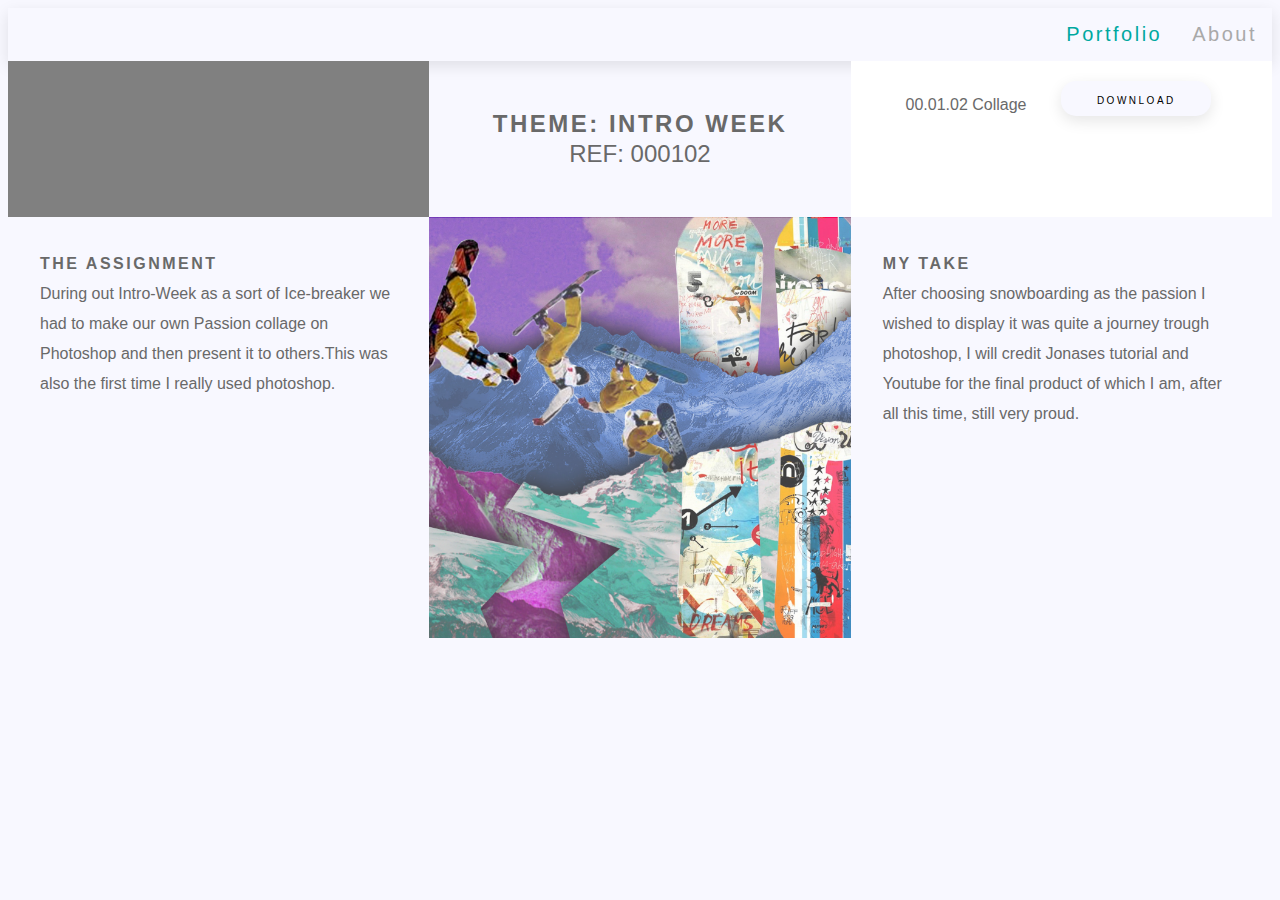
<file: assignments/000102.html>
<!DOCTYPE html>
<html lang="en">

<head>
    <meta charset="utf-8">
    <meta name="viewport" content="width=device-width, initial-scale=1.0">
    <link rel="stylesheet" href="/main/pfstylesheet.css">
    <link rel="stylesheet" href="https://use.fontawesome.com/releases/v5.7.0/css/all.css" integrity="sha384-lZN37f5QGtY3VHgisS14W3ExzMWZxybE1SJSEsQp9S+oqd12jhcu+A56Ebc1zFSJ" crossorigin="anonymous">
    <title>LM</title>
</head>

<body>
    <div class="wrapper">
        <header>
            <nav>
                <ul>
                    <li><a href="/main/about.html">About</a></li>
                    <li><a class="active" href="/index.html">Portfolio</a></li>
                </ul>
            </nav>
        </header>
        <main>
            <article id="backbox">
                <a href="/index.html">
                    <div class="order">
                        <i id="backbutton" class="fa fa-arrow-left"></i>
                    </div>
                </a>
            </article>
            <article id="themebox">
                <div class="order">
                    <p>
                        <b>THEME: INTRO WEEK</b><br>
                        REF: 000102</p>
                </div>
            </article>
            <article id="dwlbox">
                <p id="bird" class="projectinfo1">00.01.02 Collage</p>
                <div  class="projectbtn"><a href="/dwlfiles/000102.jpg"><p class="projectinfo">DOWNLOAD</p></a></div>
            </article>
            <article id="assignmentbox">
                <div class="order">
                    <p class="assignmentinfo">
                        <b>THE ASSIGNMENT</b><br>
                        During out Intro-Week as a sort of Ice-breaker we had to make our own Passion collage on Photoshop and then present it to others.This was also the first time I really used photoshop.</p>
                </div>
            </article>
            <article id="exbox">
                <div class="order2">
                    <img id="btn04" src="/assets/projects/000102b.png" alt="Snowboard">
                </div>
            </article>
            <article id="mytakebox">
                <div class="order">
                    <p class="myinfo">
                        <b>MY TAKE</b><br>
                        After choosing snowboarding as the passion I wished to display it was quite a journey trough photoshop, I will credit Jonases tutorial and Youtube for the final product of which I am, after all this time, still very proud.</p>
                </div>
            </article>
        </main>
    </div>
</body>
    <script src="/main/javascript.js"></script>
</html>
</file>
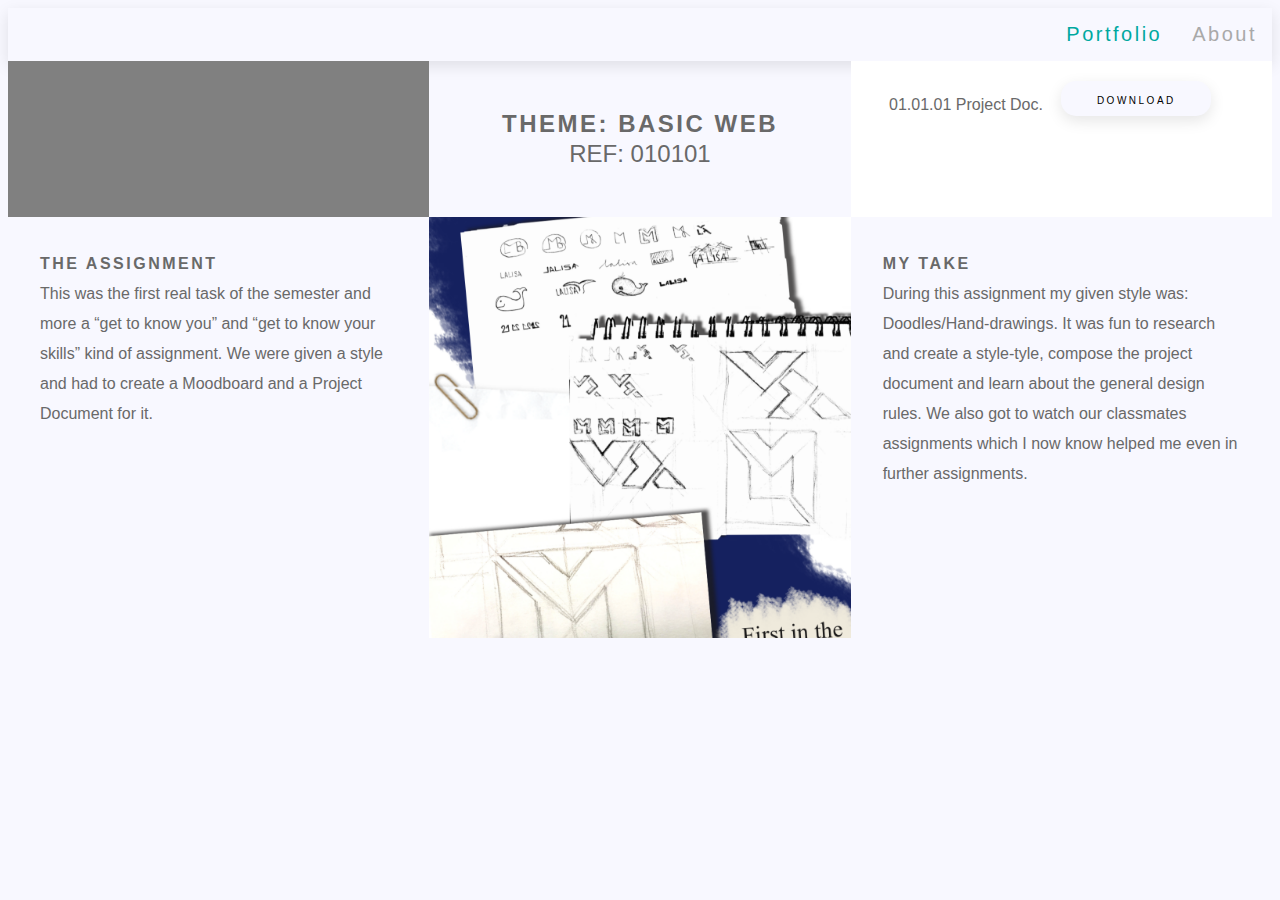
<file: assignments/010101.html>
<!DOCTYPE html>
<html lang="en">

<head>
    <meta charset="utf-8">
    <meta name="viewport" content="width=device-width, initial-scale=1.0">
    <link rel="stylesheet" href="/main/pfstylesheet.css">
    <link rel="stylesheet" href="https://use.fontawesome.com/releases/v5.7.0/css/all.css" integrity="sha384-lZN37f5QGtY3VHgisS14W3ExzMWZxybE1SJSEsQp9S+oqd12jhcu+A56Ebc1zFSJ" crossorigin="anonymous">
    <title>LM</title>
</head>

<body>
    <div class="wrapper">
        <header>
            <nav>
                <ul>
                    <li><a href="/main/about.html">About</a></li>
                    <li><a class="active" href="/index.html">Portfolio</a></li>
                </ul>
            </nav>
        </header>
        <main>
            <article id="backbox">
                <a href="/index.html">
                    <div class="order">
                        <i id="backbutton" class="fa fa-arrow-left"></i>
                    </div>
                </a>
            </article>
            <article id="themebox">
                <div class="order">
                    <p>
                        <b>THEME: BASIC WEB</b><br>
                        REF: 010101</p>
                </div>
            </article>
            <article id="dwlbox">
                <p id="bird" class="projectinfo1">01.01.01 Project Doc.</p>
                <div class="projectbtn"><a href="/dwlfiles/010101.pdf"><p class="projectinfo">DOWNLOAD</p></a></div>
            </article>
            <article id="assignmentbox">
                <div class="order">
                    <p class="assignmentinfo">
                        <b>THE ASSIGNMENT</b><br>
                        This was the first real task of the semester and more a “get to know you” and “get to know your skills” kind of assignment.
                        We were given a style and had to create a Moodboard and a Project Document for it.</p>
                </div>
            </article>
            <article id="exbox">
                <div class="order2">
                    <img id="btn04" src="/assets/projects/010101a.png" alt="Papers">
                </div>
            </article>
            <article id="mytakebox">
                <div class="order">
                    <p class="myinfo">
                        <b>MY TAKE</b><br>
                        During this assignment my given style was: Doodles/Hand-drawings. It was fun to research and create a style-tyle, compose the project document and learn about the general design rules. We also got to watch our classmates assignments which I now know helped me even in further assignments.
                    </p>
                </div>
            </article>
        </main>
    </div>
</body>
    <script src="/main/javascript.js"></script>
</html>
</file>
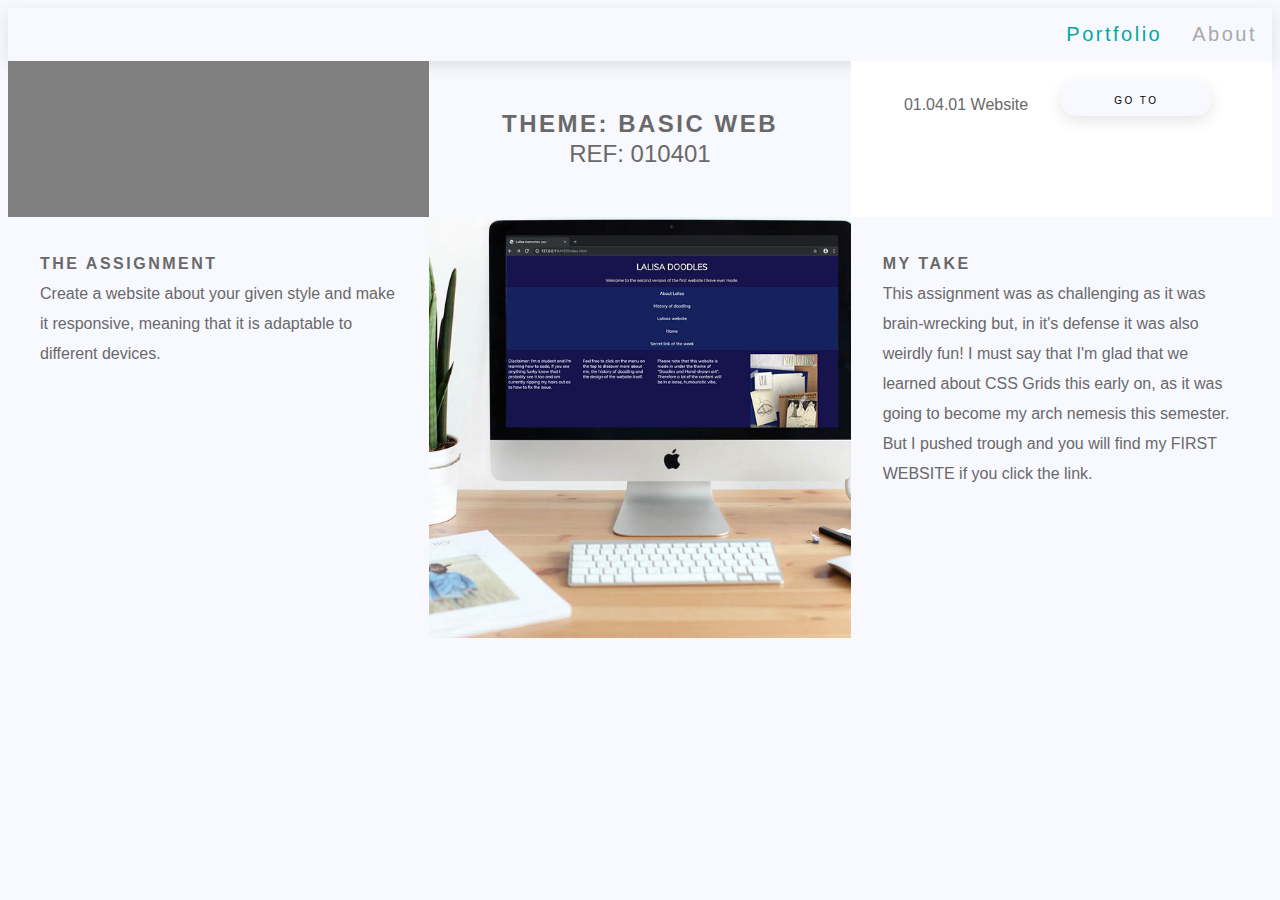
<file: assignments/010401.html>
<!DOCTYPE html>
<html lang="en">

<head>
    <meta charset="utf-8">
    <meta name="viewport" content="width=device-width, initial-scale=1.0">
    <link rel="stylesheet" href="/main/pfstylesheet.css">
    <link rel="stylesheet" href="https://use.fontawesome.com/releases/v5.7.0/css/all.css" integrity="sha384-lZN37f5QGtY3VHgisS14W3ExzMWZxybE1SJSEsQp9S+oqd12jhcu+A56Ebc1zFSJ" crossorigin="anonymous">
    <title>LM</title>
</head>

<body>
    <div class="wrapper">
        <header>
            <nav>
                <ul>
                    <li><a href="/main/about.html">About</a></li>
                    <li><a class="active" href="/index.html">Portfolio</a></li>
                </ul>
            </nav>
        </header>
        <main>
            <article id="backbox">
                <a href="/index.html">
                    <div class="order">
                        <i id="backbutton" class="fa fa-arrow-left"></i>
                    </div>
                </a>
            </article>
            <article id="themebox">
                <div class="order">
                    <p>
                        <b>THEME: BASIC WEB</b><br>
                        REF: 010401</p>
                </div>
            </article>
            <article id="dwlbox">
                <p id="bird" class="projectinfo1">01.04.01 Website</p>
                <div class="projectbtn"><a href="/dwlfiles/010401_website/index010401.html"><p class="projectinfo">GO TO</p></a></div>
            </article>
            <article id="assignmentbox">
                <div class="order">
                    <p class="assignmentinfo">
                        <b>THE ASSIGNMENT</b><br>
                        Create a website about your given style and make it responsive, meaning that it is adaptable to different devices.</p>
                </div>
            </article>
            <article id="exbox">
                <div class="order2">
                    <img id="btn04" src="/assets/projects/010401a.jpg" alt="Screen">
                </div>
            </article>
            <article id="mytakebox">
                <div class="order">
                    <p class="myinfo">
                        <b>MY TAKE</b><br>
                        This assignment was as challenging as it was brain-wrecking but, in it's defense it was also weirdly fun! I must say that I'm glad that we learned about CSS Grids this early on, as it was going to become my arch nemesis this semester. But I pushed trough and you will find my FIRST WEBSITE if you click the link.
                    </p>
                </div>
            </article>
        </main>
    </div>
</body>
    <script src="/main/javascript.js"></script>
</html>
</file>
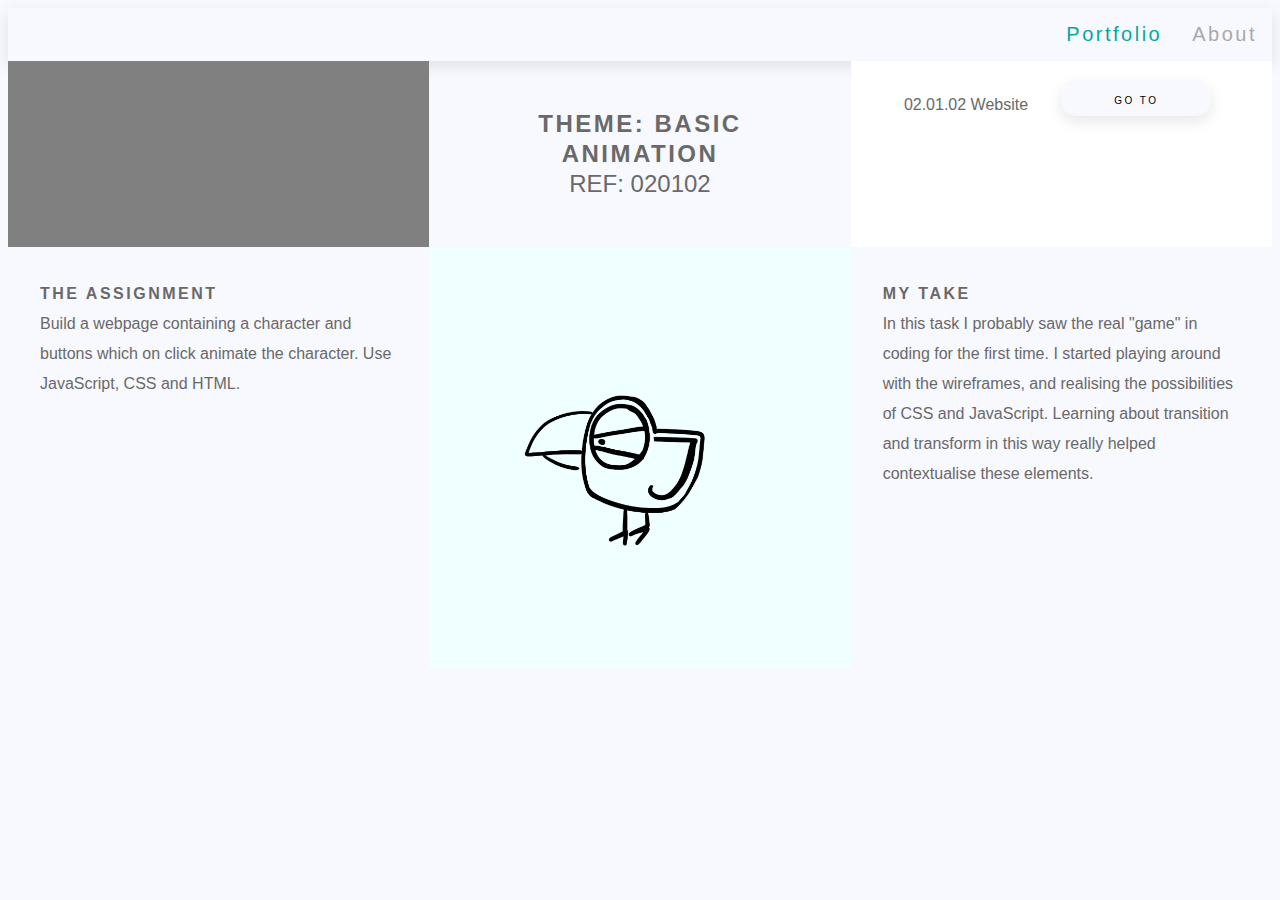
<file: assignments/020102.html>
<!DOCTYPE html>
<html lang="en">

<head>
    <meta charset="utf-8">
    <meta name="viewport" content="width=device-width, initial-scale=1.0">
    <link rel="stylesheet" href="/main/pfstylesheet.css">
    <link rel="stylesheet" href="https://use.fontawesome.com/releases/v5.7.0/css/all.css" integrity="sha384-lZN37f5QGtY3VHgisS14W3ExzMWZxybE1SJSEsQp9S+oqd12jhcu+A56Ebc1zFSJ" crossorigin="anonymous">
    <title>LM</title>
</head>

<body>
    <div class="wrapper">
        <header>
            <nav>
                <ul>
                    <li><a href="/main/about.html">About</a></li>
                    <li><a class="active" href="/index.html">Portfolio</a></li>
                </ul>
            </nav>
        </header>
        <main>
            <article id="backbox">
                <a href="/index.html">
                    <div class="order">
                        <i id="backbutton" class="fa fa-arrow-left"></i>
                    </div>
                </a>
            </article>
            <article id="themebox">
                <div class="order">
                    <p>
                        <b>THEME: BASIC ANIMATION</b><br>
                        REF: 020102</p>
                </div>
            </article>
            <article id="dwlbox">
                <p id="bird" class="projectinfo1">02.01.02 Website</p>
                <div class="projectbtn"><a href="/dwlfiles/020102_game/game.html"><p class="projectinfo">GO TO</p></a></div>
            </article>
            <article id="assignmentbox">
                <div class="order">
                    <p class="assignmentinfo">
                        <b>THE ASSIGNMENT</b><br>
                        Build a	webpage	containing	a	character and buttons which on click animate the character.	Use JavaScript, CSS and HTML.</p>
                </div>
            </article>
            <article id="exbox">
                <div class="order2">
                    <img id="btn04" src="/assets/projects/020102a.png" alt="Bird">
                </div>
            </article>
            <article id="mytakebox">
                <div class="order">
                    <p class="myinfo">
                        <b>MY TAKE</b><br>
                        In this task I probably saw the real "game" in coding for the first time. I started playing around with the wireframes, and realising the possibilities of CSS and JavaScript. Learning about transition and transform in this way really helped contextualise these elements.
                    </p>
                </div>
            </article>
        </main>
    </div>
</body>
    <script src="/main/javascript.js"></script>
</html>
</file>
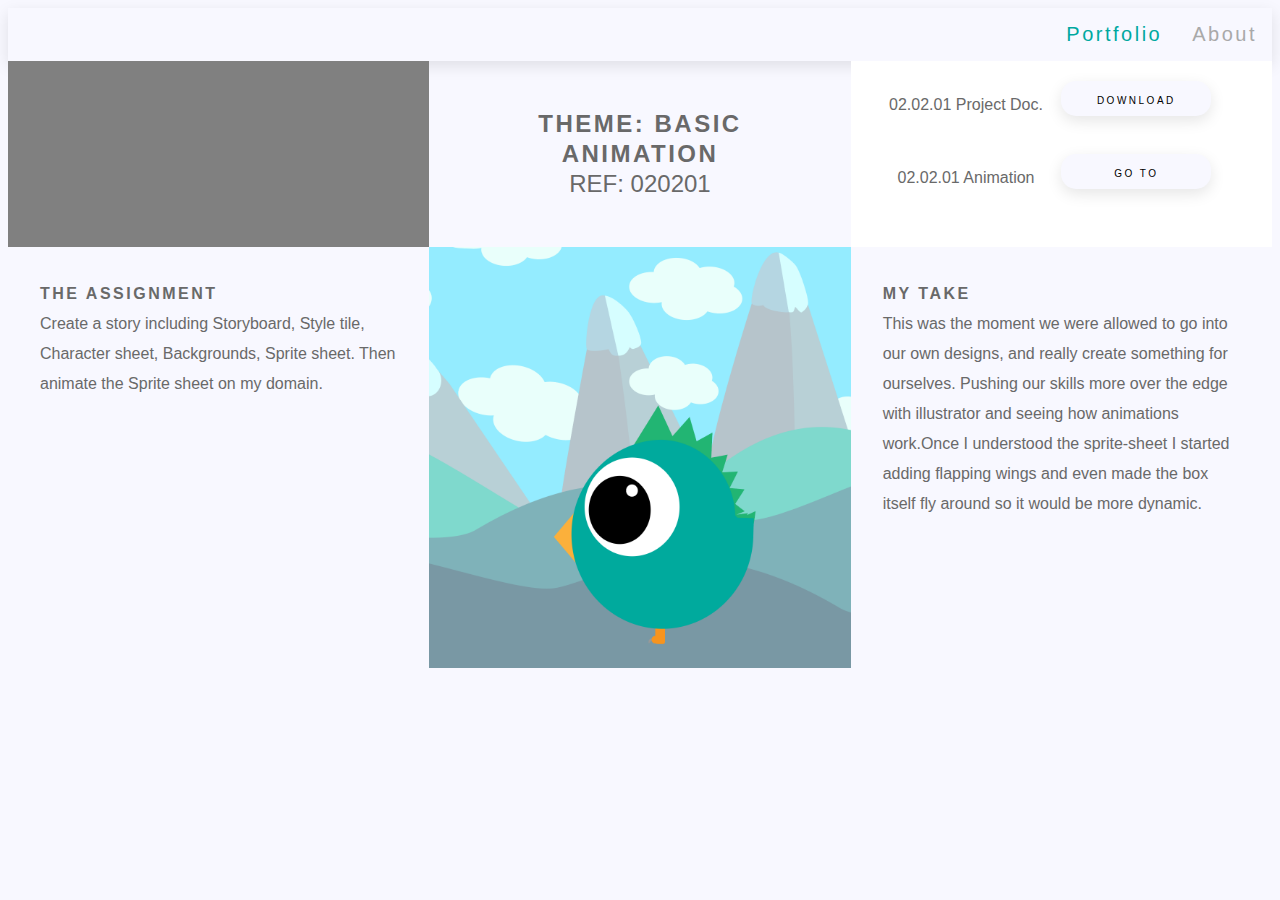
<file: assignments/020201.html>
<!DOCTYPE html>
<html lang="en">

<head>
    <meta charset="utf-8">
    <meta name="viewport" content="width=device-width, initial-scale=1.0">
    <link rel="stylesheet" href="/main/pfstylesheet.css">
    <link rel="stylesheet" href="https://use.fontawesome.com/releases/v5.7.0/css/all.css" integrity="sha384-lZN37f5QGtY3VHgisS14W3ExzMWZxybE1SJSEsQp9S+oqd12jhcu+A56Ebc1zFSJ" crossorigin="anonymous">
    <title>LM</title>
</head>

<body>
    <div class="wrapper">
        <header>
            <nav>
                <ul>
                    <li><a href="/main/about.html">About</a></li>
                    <li><a class="active" href="/index.html">Portfolio</a></li>
                </ul>
            </nav>
        </header>
        <main>
            <article id="backbox">
                <a href="/index.html">
                    <div class="order">
                        <i id="backbutton" class="fa fa-arrow-left"></i>
                    </div>
                </a>
            </article>
            <article id="themebox">
                <div class="order">
                    <p>
                        <b>THEME: BASIC ANIMATION</b><br>
                        REF: 020201</p>
                </div>
            </article>
            <article id="dwlbox">
                <p class="projectinfo1">02.02.01 Project Doc.</p>
                <div class="projectbtn"><a href="/dwlfiles/020201.pdf"><p class="projectinfo">DOWNLOAD</p></a></div>
                <p id="bird" class="projectinfo1">02.02.01 Animation</p>
                <div class="projectbtn"><a href="/dwlfiles/020201_mbird/muskebird.html"><p class="projectinfo">GO TO</p></a></div>
            </article>
            <article id="assignmentbox">
                <div class="order">
                    <p class="assignmentinfo">
                        <b>THE ASSIGNMENT</b><br>
                        Create a story including Storyboard, Style tile, Character sheet, Backgrounds,
                        Sprite sheet.
                        Then animate the Sprite sheet on my domain.</p>
                </div>
            </article>
            <article id="exbox">
                <div class="order2">
                    <img id="btn04" src="/assets/projects/020201a.png" alt="Colored Bird">
                </div>
            </article>
            <article id="mytakebox">
                <div class="order">
                    <p class="myinfo">
                        <b>MY TAKE</b><br>
                        This was the moment we were allowed to go into our own designs, and really create something for ourselves. Pushing our skills more over the edge with illustrator and seeing how animations work.Once I understood the sprite-sheet I started adding flapping wings and even made the box itself fly around so it would be more dynamic. </p>
                </div>
            </article>
        </main>
    </div>
</body>
    <script src="/main/javascript.js"></script>
</html>
</file>
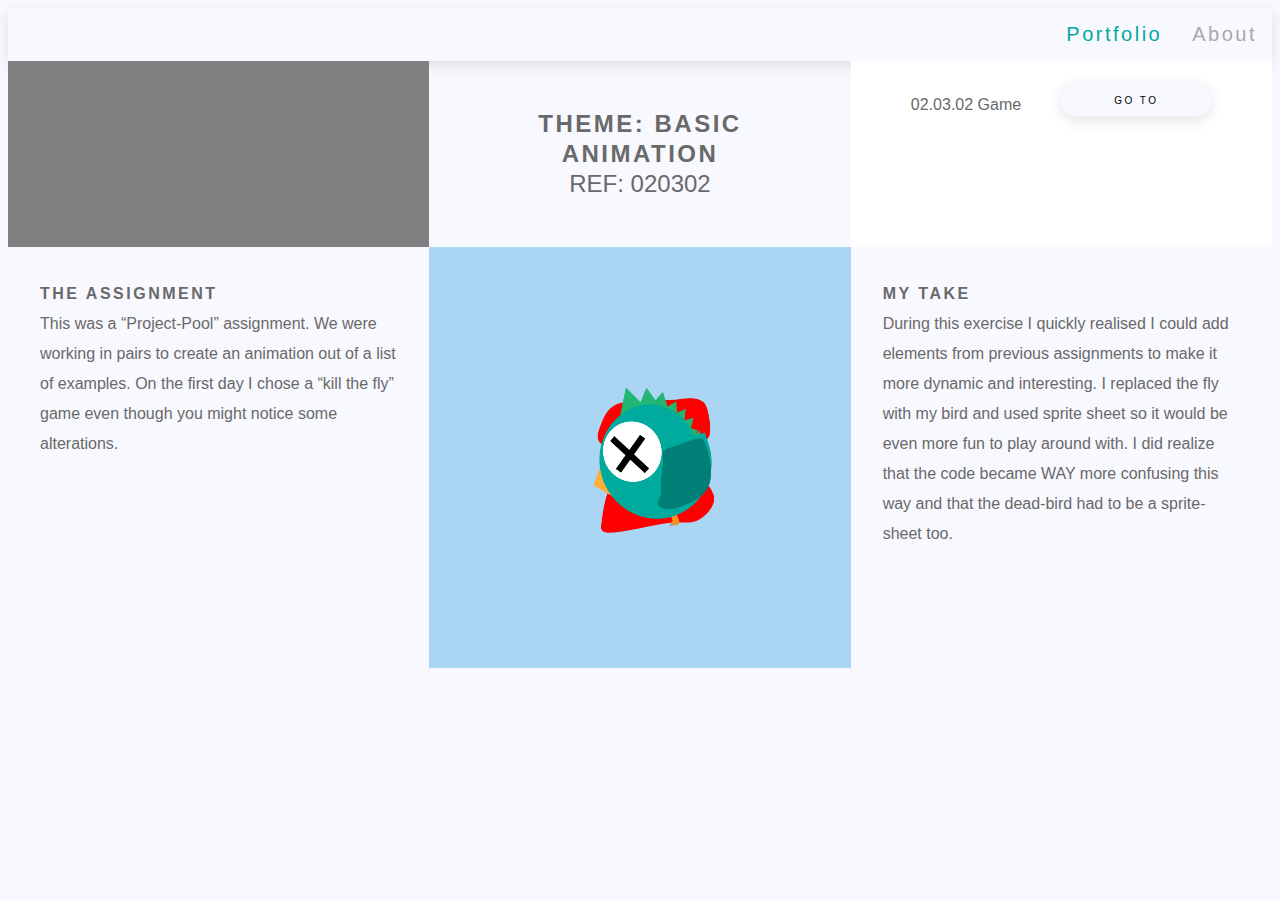
<file: assignments/020302.html>
<!DOCTYPE html>
<html lang="en">

<head>
    <meta charset="utf-8">
    <meta name="viewport" content="width=device-width, initial-scale=1.0">
    <link rel="stylesheet" href="/main/pfstylesheet.css">
    <link rel="stylesheet" href="https://use.fontawesome.com/releases/v5.7.0/css/all.css" integrity="sha384-lZN37f5QGtY3VHgisS14W3ExzMWZxybE1SJSEsQp9S+oqd12jhcu+A56Ebc1zFSJ" crossorigin="anonymous">
    <title>LM</title>
</head>

<body>
    <div class="wrapper">
        <header>
            <nav>
                <ul>
                    <li><a href="/main/about.html">About</a></li>
                    <li><a class="active" href="/index.html">Portfolio</a></li>
                </ul>
            </nav>
        </header>
        <main>
            <article id="backbox">
                <a href="/index.html">
                    <div class="order">
                        <i id="backbutton" class="fa fa-arrow-left"></i>
                    </div>
                </a>
            </article>
            <article id="themebox">
                <div class="order">
                    <p>
                        <b>THEME: BASIC ANIMATION</b><br>
                        REF: 020302</p>
                </div>
            </article>
            <article id="dwlbox">
                <p id="bird" class="projectinfo1">02.03.02 Game</p>
                <div class="projectbtn"><a href="/dwlfiles/020302_deadbird/shootgame.html"><p class="projectinfo">GO TO</p></a></div>
            </article>
            <article id="assignmentbox">
                <div class="order">
                    <p class="assignmentinfo">
                        <b>THE ASSIGNMENT</b><br>
                        This was a “Project-Pool” assignment. We were working in pairs to create an animation out of a list of examples.
                        On the first day I chose a “kill the fly” game even though you might notice some alterations.</p>
                </div>
            </article>
            <article id="exbox">
                <div class="order2">
                    <img id="btn04" src="/assets/projects/020302b.png" alt="Dead Bird">
                </div>
            </article>
            <article id="mytakebox">
                <div class="order">
                    <p class="myinfo">
                        <b>MY TAKE</b><br>
                        During this exercise I quickly realised I could add elements from previous assignments to make it more dynamic and interesting. I replaced the fly with my bird and used sprite sheet so it would be even more fun to play around with. I did realize that the code became WAY more confusing this way and that the dead-bird had to be a sprite-sheet too.
                    </p>
                </div>
            </article>
        </main>
    </div>
</body>
    <script src="/main/javascript.js"></script>
</html>
</file>
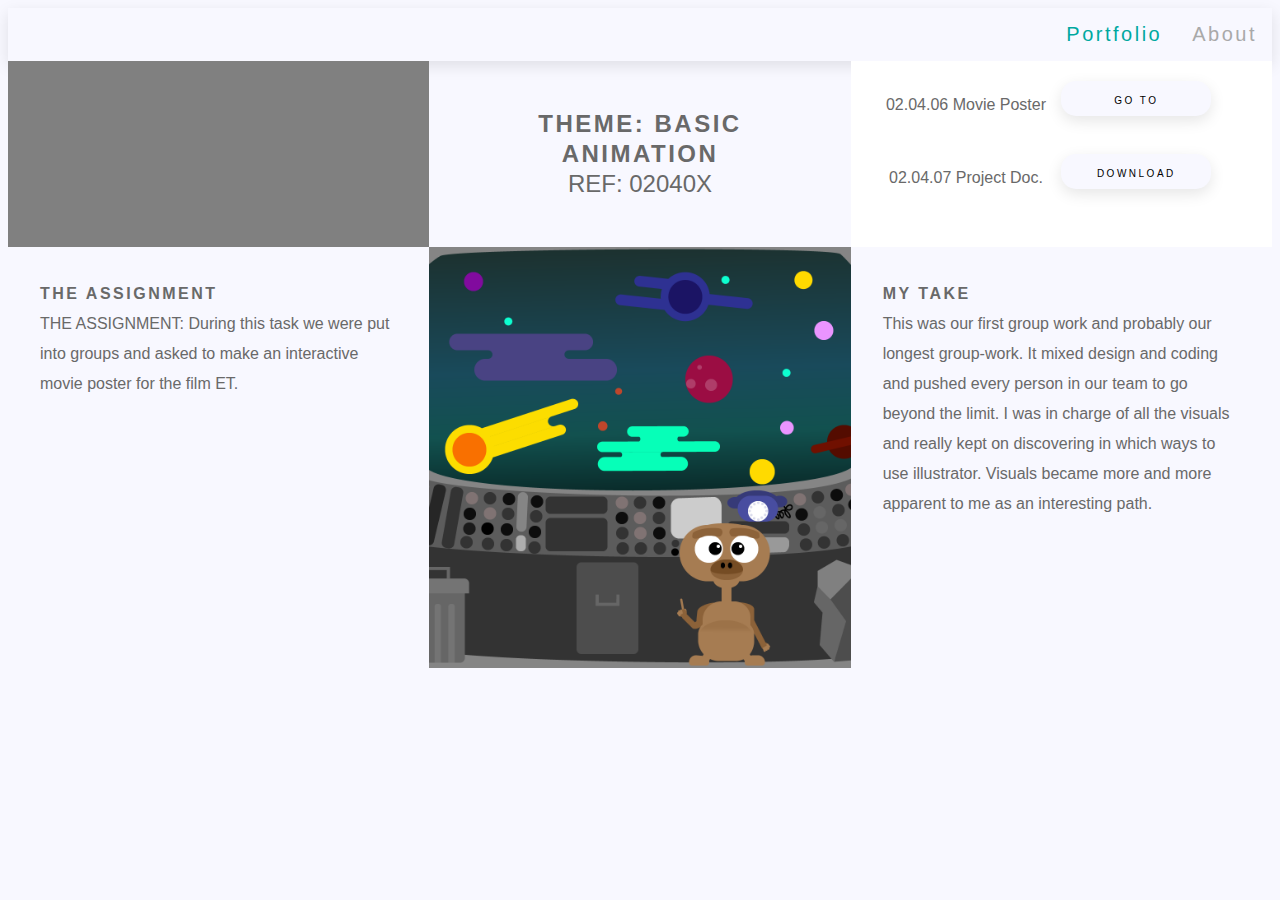
<file: assignments/020407.html>
<!DOCTYPE html>
<html lang="en">

<head>
    <meta charset="utf-8">
    <meta name="viewport" content="width=device-width, initial-scale=1.0">
    <link rel="stylesheet" href="/main/pfstylesheet.css">
    <link rel="stylesheet" href="https://use.fontawesome.com/releases/v5.7.0/css/all.css" integrity="sha384-lZN37f5QGtY3VHgisS14W3ExzMWZxybE1SJSEsQp9S+oqd12jhcu+A56Ebc1zFSJ" crossorigin="anonymous">
    <title>LM</title>
</head>

<body>
    <div class="wrapper">
        <header>
            <nav>
                <ul>
                    <li><a href="/main/about.html">About</a></li>
                    <li><a class="active" href="/index.html">Portfolio</a></li>
                </ul>
            </nav>
        </header>
        <main>
            <article id="backbox">
                <a href="/index.html">
                    <div class="order">
                        <i id="backbutton" class="fa fa-arrow-left"></i>
                    </div>
                </a>
            </article>
            <article id="themebox">
                <div class="order">
                    <p>
                        <b>THEME: BASIC ANIMATION</b><br>
                        REF: 02040X</p>
                </div>
            </article>
            <article id="dwlbox">
                <p id="bird" class="projectinfo1">02.04.06 Movie Poster</p>
                <div class="projectbtn"><a href="/dwlfiles/020406_poster/index.html"><p class="projectinfo">GO TO</p></a></div>
                <p  class="projectinfo1">02.04.07 Project Doc.</p>
                <div class="projectbtn"><a href="/dwlfiles/020407.pdf"><p class="projectinfo">DOWNLOAD</p></a></div>
            </article>
            <article id="assignmentbox">
                <div class="order">
                    <p class="assignmentinfo">
                        <b>THE ASSIGNMENT</b><br>
                        THE ASSIGNMENT:
                        During this task we were put into groups and asked to make an interactive movie poster for the film ET.</p>
                </div>
            </article>
            <article id="exbox">
                <div class="order2">
                    <img id="btn04" src="/assets/projects/020406a.png" alt="BT">
                </div>
            </article>
            <article id="mytakebox">
                <div class="order">
                    <p class="myinfo">
                        <b>MY TAKE</b><br>
                        This was our first group work and probably our longest group-work. It mixed design and coding and pushed every person in our team to go beyond the limit. I was in charge of all the visuals and really kept on discovering in which ways to use illustrator. Visuals became more and more apparent to me as an interesting path. </p>
                </div>
            </article>
        </main>
    </div>
</body>
    <script src="/main/javascript.js"></script>
</html>
</file>
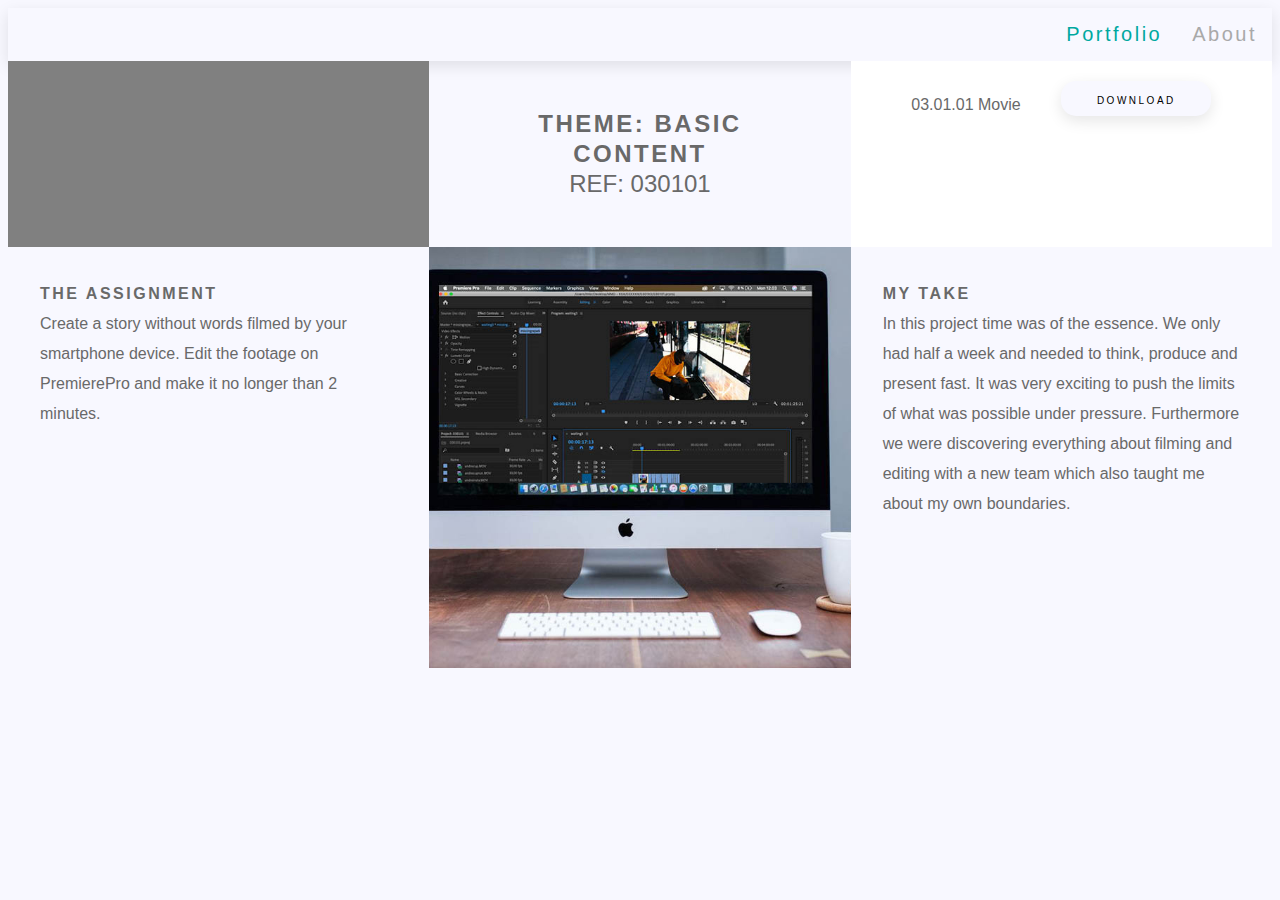
<file: assignments/030101.html>
<!DOCTYPE html>
<html lang="en">

<head>
    <meta charset="utf-8">
    <meta name="viewport" content="width=device-width, initial-scale=1.0">
    <link rel="stylesheet" href="/main/pfstylesheet.css">
    <link rel="stylesheet" href="https://use.fontawesome.com/releases/v5.7.0/css/all.css" integrity="sha384-lZN37f5QGtY3VHgisS14W3ExzMWZxybE1SJSEsQp9S+oqd12jhcu+A56Ebc1zFSJ" crossorigin="anonymous">
    <title>LM</title>
</head>

<body>
    <div class="wrapper">
        <header>
            <nav>
                <ul>
                    <li><a href="/main/about.html">About</a></li>
                    <li><a class="active" href="/index.html">Portfolio</a></li>
                </ul>
            </nav>
        </header>
        <main>
            <article id="backbox">
                <a href="/index.html">
                    <div class="order">
                        <i id="backbutton" class="fa fa-arrow-left"></i>
                    </div>
                </a>
            </article>
            <article id="themebox">
                <div class="order">
                    <p>
                        <b>THEME: BASIC CONTENT</b><br>
                        REF: 030101</p>
                </div>
            </article>
            <article id="dwlbox">
                <p id="bird" class="projectinfo1">03.01.01 Movie</p>
                <div class="projectbtn"><a href="/dwlfiles/030101.mov"><p class="projectinfo">DOWNLOAD</p></a></div>
            </article>
            <article id="assignmentbox">
                <div class="order">
                    <p class="assignmentinfo">
                        <b>THE ASSIGNMENT</b><br>
                        Create a story without words filmed by your smartphone device. Edit the footage on PremierePro and make it no longer than 2 minutes.</p>
                </div>
            </article>
            <article id="exbox">
                <div class="order2">
                    <img id="btn04" src="/assets/projects/030101a.jpg" alt="Screen">
                </div>
            </article>
            <article id="mytakebox">
                <div class="order">
                    <p class="myinfo">
                        <b>MY TAKE</b><br>
                        In this project time was of the essence. We only had half a week and needed to think, produce and present fast. It was very exciting to push the limits of what was possible under pressure. Furthermore we were discovering everything about filming and editing with a new team which also taught me about my own boundaries.
                    </p>
                </div>
            </article>
        </main>
    </div>
</body>
    <script src="/main/javascript.js"></script>
</html>
</file>
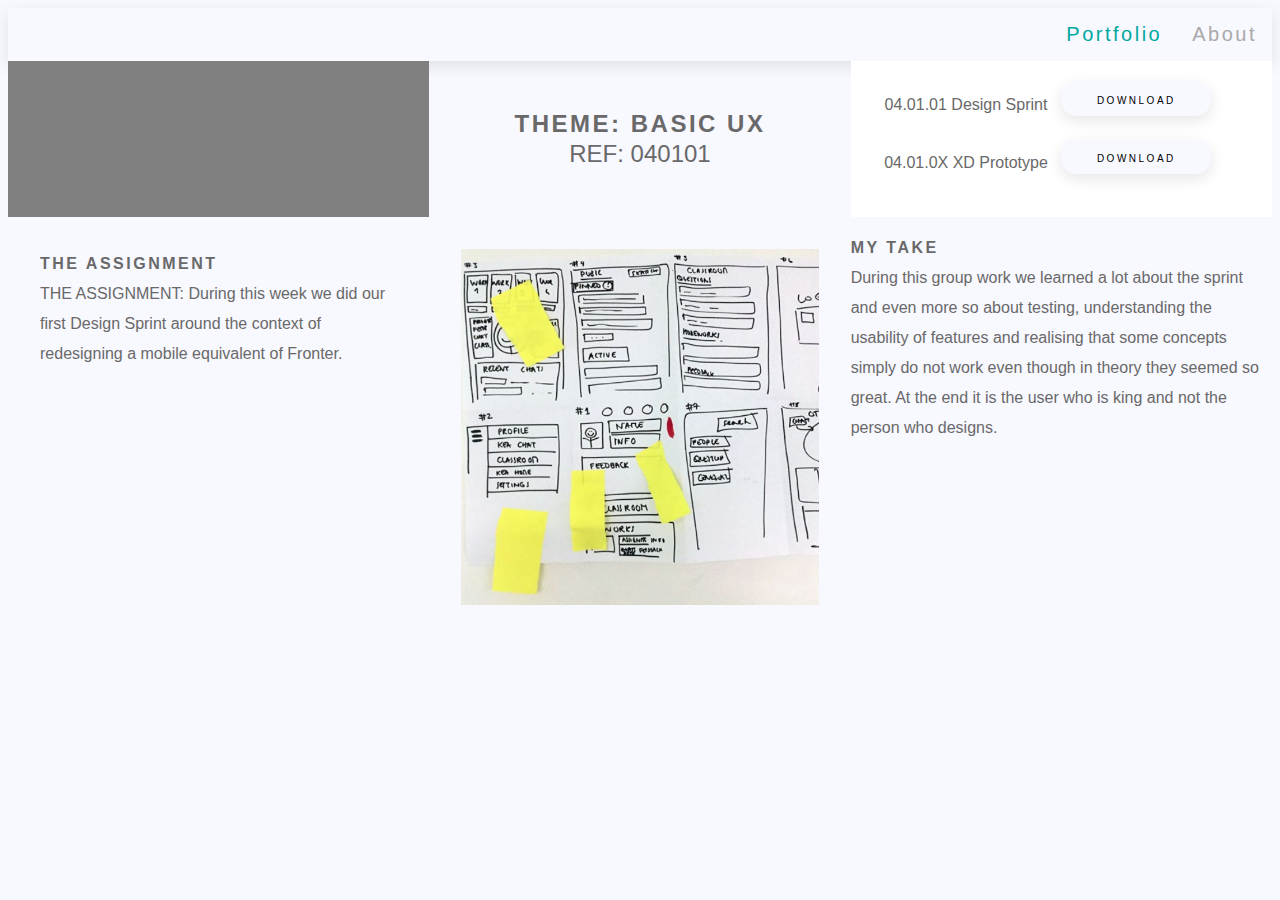
<file: assignments/040101.html>
<!DOCTYPE html>
<html lang="en">

<head>
    <meta charset="utf-8">
    <meta name="viewport" content="width=device-width, initial-scale=1.0">
    <link rel="stylesheet" href="/main/pfstylesheet.css">
    <link rel="stylesheet" href="https://use.fontawesome.com/releases/v5.7.0/css/all.css" integrity="sha384-lZN37f5QGtY3VHgisS14W3ExzMWZxybE1SJSEsQp9S+oqd12jhcu+A56Ebc1zFSJ" crossorigin="anonymous">
    <title>LM</title>
</head>

<body>
    <div class="wrapper">
        <header>
            <nav>
                <ul>
                    <li><a href="/main/about.html">About</a></li>
                    <li><a class="active" href="/index.html">Portfolio</a></li>
                </ul>
            </nav>
        </header>
        <main>
            <article id="backbox">
                <a href="/index.html">
                    <div class="order">
                        <i id="backbutton" class="fa fa-arrow-left"></i>
                    </div>
                </a>
            </article>
            <article id="themebox">
                <div class="order">
                    <p>
                        <b>THEME: BASIC UX</b><br>
                        REF: 040101</p>
                </div>
            </article>
            <article id="dwlbox">
                <p id="bird" class="projectinfo1">
                    04.01.01 Design Sprint
                </p>
                <div class="projectbtn">
                    <a href="/dwlfiles/040101.pdf">
                        <p class="projectinfo">
                            DOWNLOAD
                        </p>
                    </a>
                </div>
                <p id="btn04" class="projectinfo1">
                    04.01.0X XD Prototype
                </p>
                <div class="projectbtn">
                    <a href="/dwlfiles/04010x.xd">
                        <p class="projectinfo">
                            DOWNLOAD
                        </p>
                    </a>
                </div>
            </article>
            <article id="assignmentbox">
                <div class="order">
                    <p class="assignmentinfo">
                        <b>
                            THE ASSIGNMENT
                        </b>
                        <br>
                        THE ASSIGNMENT:
                        During this week we did our first Design Sprint around the context of redesigning a mobile equivalent of Fronter.
                    </p>
                </div>
            </article>
            <article id="exbox">
                <div class="order">
                    <img id="btn04" src="/assets/projects/040101b.png" alt="BT">
                </div>
            </article>
            <article id="mytakebox">
                <div class="order2">
                    <p class="myinfo">
                        <b>
                            MY TAKE
                        </b>
                        <br>
                        During this group work we learned a lot about the sprint and even more so about testing, understanding the usability of features and realising that some concepts simply do not work even though in theory they seemed so great. At the end it is the user who is king and not the person who designs.</p>
                </div>
            </article>
        </main>
    </div>
</body>
    <script src="/main/javascript.js"></script>
</html>
</file>
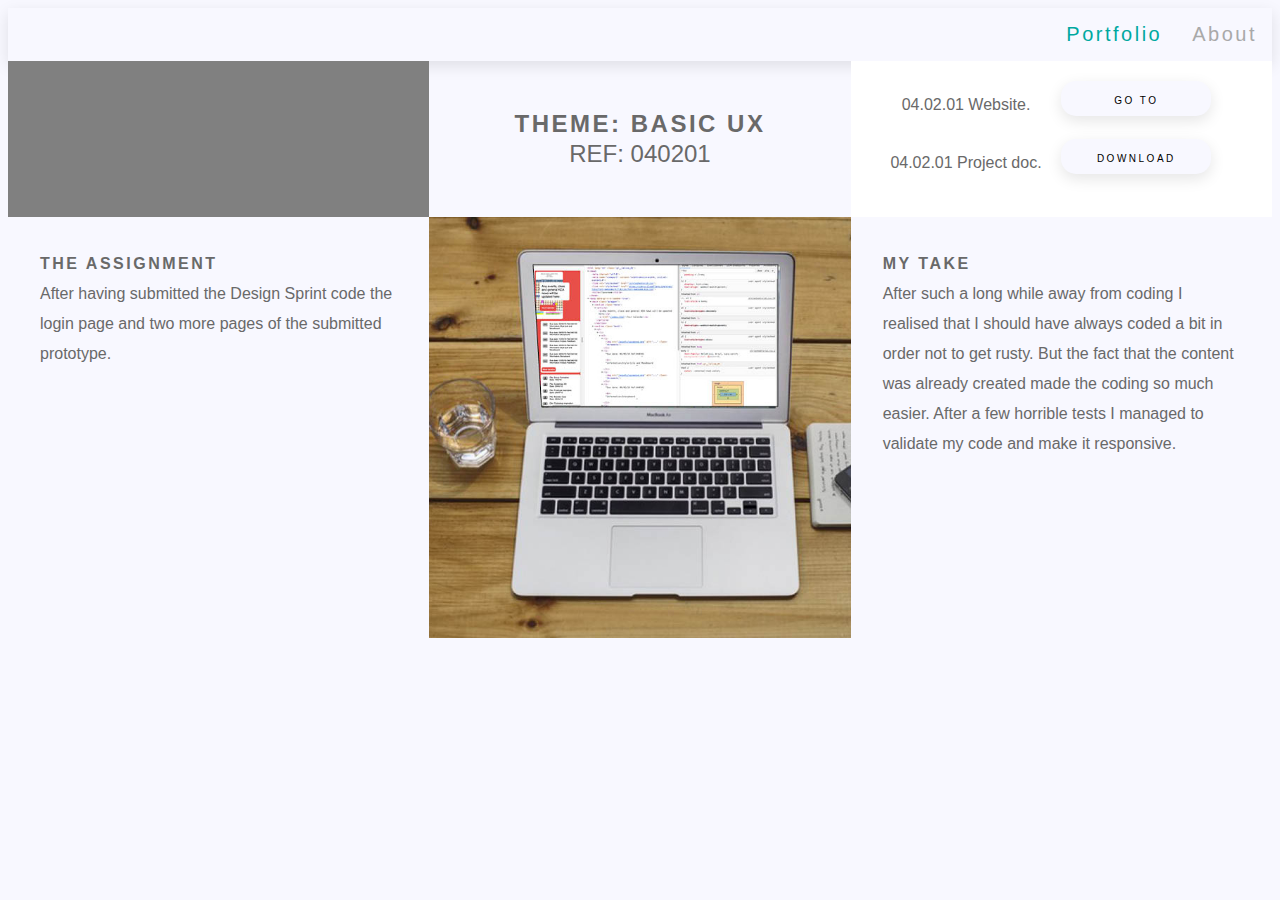
<file: assignments/040201.html>
<!DOCTYPE html>
<html lang="en">

<head>
    <meta charset="utf-8">
    <meta name="viewport" content="width=device-width, initial-scale=1.0">
    <link rel="stylesheet" href="/main/pfstylesheet.css">
    <link rel="stylesheet" href="https://use.fontawesome.com/releases/v5.7.0/css/all.css" integrity="sha384-lZN37f5QGtY3VHgisS14W3ExzMWZxybE1SJSEsQp9S+oqd12jhcu+A56Ebc1zFSJ" crossorigin="anonymous">
    <title>LM</title>
</head>

<body>
    <div class="wrapper">
        <header>
            <nav>
                <ul>
                    <li><a href="/main/about.html">About</a></li>
                    <li><a class="active" href="/index.html">Portfolio</a></li>
                </ul>
            </nav>
        </header>
        <main>
            <article id="backbox">
                <a href="/index.html">
                    <div class="order">
                        <i id="backbutton" class="fa fa-arrow-left"></i>
                    </div>
                </a>
            </article>
            <article id="themebox">
                <div class="order">
                    <p>
                        <b>
                            THEME: BASIC UX
                        </b>
                        <br>
                        REF: 040201
                    </p>
                </div>
            </article>
            <article id="dwlbox">
                <p id="bird" class="projectinfo1">
                    04.02.01 Website.</p>
                <div class="projectbtn">
                    <a href="/dwlfiles/040201/login.html">
                        <p class="projectinfo">
                            GO TO
                        </p>
                    </a>
                </div>
                <p class="projectinfo1">
                    04.02.01 Project doc.</p>
                <div class="projectbtn">
                    <a href="/dwlfiles/040201.pdf">
                        <p class="projectinfo">
                            DOWNLOAD
                        </p>
                    </a>
                </div>
            </article>
            <article id="assignmentbox">
                <div class="order">
                    <p class="assignmentinfo">
                        <b>
                            THE ASSIGNMENT
                        </b>
                        <br>
                        After having submitted the Design Sprint code the login page and two more pages of the submitted prototype.
                    </p>
                </div>
            </article>
            <article id="exbox">
                <div class="order2">
                    <img id="btn04" src="/assets/projects/040201b.jpg" alt="Laptop">
                </div>
            </article>
            <article id="mytakebox">
                <div class="order">
                    <p class="myinfo">
                        <b>MY TAKE</b><br>
                        After such a long while away from coding I realised that I should have always coded a bit in order not to get rusty. But the fact that the content was already created made the coding so much easier. After a few horrible tests I managed to validate my code and make it responsive.
                    </p>
                </div>
            </article>
        </main>
    </div>
</body>
    <script src="/main/javascript.js"></script>
</html>
</file>
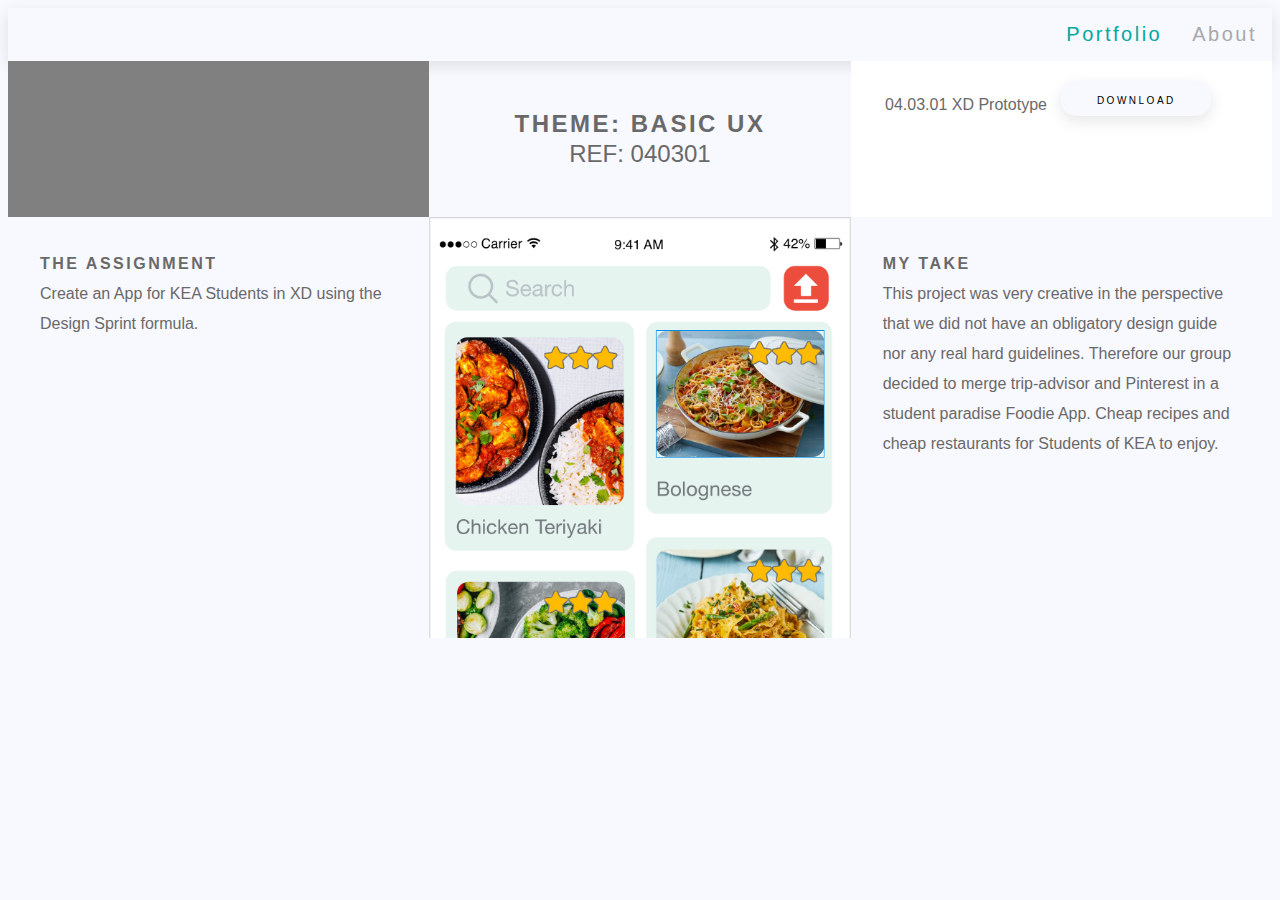
<file: assignments/040301.html>
<!DOCTYPE html>
<html lang="en">

<head>
    <meta charset="utf-8">
    <meta name="viewport" content="width=device-width, initial-scale=1.0">
    <link rel="stylesheet" href="/main/pfstylesheet.css">
    <link rel="stylesheet" href="https://use.fontawesome.com/releases/v5.7.0/css/all.css" integrity="sha384-lZN37f5QGtY3VHgisS14W3ExzMWZxybE1SJSEsQp9S+oqd12jhcu+A56Ebc1zFSJ" crossorigin="anonymous">
    <title>LM</title>
</head>

<body>
    <div class="wrapper">
        <header>
            <nav>
                <ul>
                    <li><a href="/main/about.html">About</a></li>
                    <li><a class="active" href="/index.html">Portfolio</a></li>
                </ul>
            </nav>
        </header>
        <main>
            <article id="backbox">
                <a href="/index.html">
                    <div class="order">
                        <i id="backbutton" class="fa fa-arrow-left"></i>
                    </div>
                </a>
            </article>
            <article id="themebox">
                <div class="order">
                    <p>
                        <b>THEME: BASIC UX</b><br>
                        REF: 040301</p>
                </div>
            </article>
            <article id="dwlbox">
                <p id="bird" class="projectinfo1">04.03.01 XD Prototype</p>
                <div class="projectbtn"><a href="/dwlfiles/040301.xd"><p class="projectinfo">DOWNLOAD</p></a></div>
            </article>
            <article id="assignmentbox">
                <div class="order">
                    <p class="assignmentinfo">
                        <b>THE ASSIGNMENT</b><br>
                        Create an App for KEA Students in XD using the Design Sprint formula.</p>
                </div>
            </article>
            <article id="exbox">
                <div class="order2">
                    <img id="btn04" src="/assets/projects/040301a.png" alt="Colored Bird">
                </div>
            </article>
            <article id="mytakebox">
                <div class="order">
                    <p class="myinfo">
                        <b>MY TAKE</b><br>
                        This project was very creative in the perspective that we did not have an obligatory design guide nor any real hard guidelines. Therefore our group decided to merge trip-advisor and Pinterest in a student paradise Foodie App. Cheap recipes and cheap restaurants for Students of KEA to enjoy.
                    </p>
                </div>
            </article>
        </main>
    </div>
</body>
    <script src="/main/javascript.js"></script>
</html>
</file>
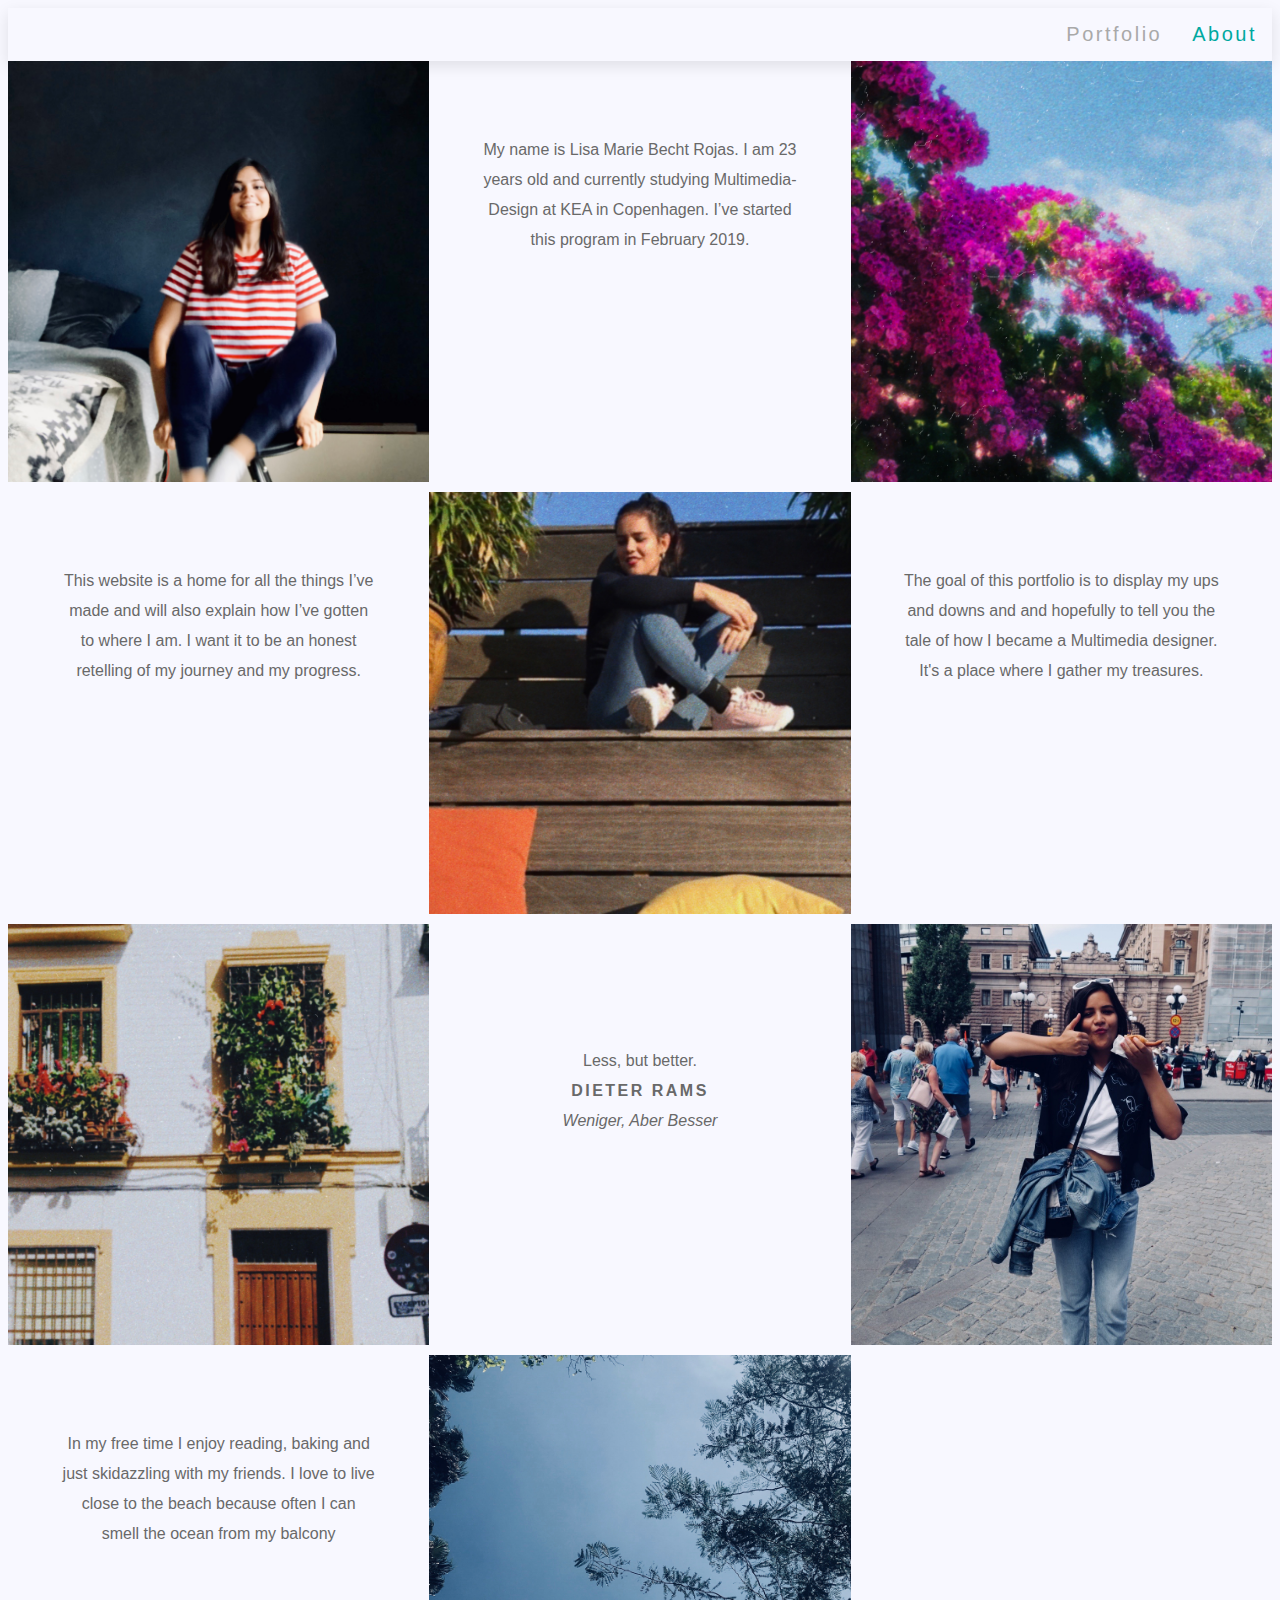
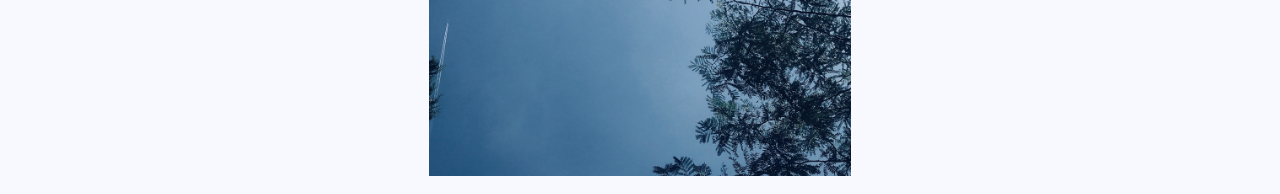
<file: main/about.html>
<!DOCTYPE html>
<html lang="en">

<head>
    <meta charset="utf-8">
    <meta name="viewport" content="width=device-width, initial-scale=1.0">
    <link rel="stylesheet" href="/main/pfstylesheet.css">
    <link rel="stylesheet" href="https://use.fontawesome.com/releases/v5.7.0/css/all.css" integrity="sha384-lZN37f5QGtY3VHgisS14W3ExzMWZxybE1SJSEsQp9S+oqd12jhcu+A56Ebc1zFSJ" crossorigin="anonymous">
    <title>LM</title>
</head>


<body>
    <div class="wrapper">
        <header>
            <nav>
                <ul>
                    <li><a class="active" href="/main/about.html">About</a></li>
                    <li><a href="/index.html">Portfolio</a></li>
                </ul>
            </nav>
        </header>
        <main>
            <article id="lisa01">
                <div class="order2">
                    <img src="/assets/profile/lisa01.jpg" alt="Lisa">
                </div>
            </article>
            <article id="lisa02">
                <div class="order">
                    <p class="pfoliotxt">My name is Lisa Marie Becht Rojas. I am 23 years old and currently studying Multimedia-Design at KEA in Copenhagen. I’ve started this program in February 2019.
                    </p>
                </div>
            </article>
            <article id="lisa03">
                <div class="order2">
                    <img src="/assets/profile/paysage01.jpeg" alt="Flowers">
                </div>
            </article>
            <article id="lisa04">
                <div class="order">
                    <p class="pfoliotxt">This website is a home for all the things I’ve made and will also explain how I’ve gotten to where I am. I want it to be an honest retelling of my journey and my progress.
                    </p>
                </div>
            </article>
            <article id="lisa05">
                <div class="order2">
                    <img src="/assets/profile/lisa02.jpeg" alt="lisa">
                </div>
            </article>
            <article id="lisa06">
                <div class="order">
                    <p class="pfoliotxt">The goal of this portfolio is to display my ups and downs and and hopefully to tell you the tale of how I became a Multimedia designer. It's a place where I gather my treasures.</p>
                </div>
            </article>
            <article id="lisa07">
                <div class="order2">
                    <img src="/assets/profile/paysage02.jpeg" alt="flower">
                </div>
            </article>
            <article id="lisa08">
                <div class="order">
                    <p class="pfoliotxt">Less, but better.<br>
                        <b>DIETER RAMS</b><br>
                        <i>Weniger, Aber Besser</i></p>
                </div>
            </article>
            <article id="lisa09">
                <div class="order2">
                    <img src="/assets/profile/lisa03.jpeg" alt="lisa">
                </div>
            </article>
            <article id="lisa10">
                <div class="order">
                    <p class="pfoliotxt">In my free time I enjoy reading, baking and just skidazzling with my friends. I love to live close to the beach because often I can smell the ocean from my balcony</p>
                </div>
            </article>
            <article id="lisa11">
                <div class="order2">
                    <img src="/assets/profile/paysage03.jpeg" alt="flower">
                </div>
            </article>
            <article id="lisa12">
                <div class="order" id="iconbox">
                    <a href="https://www.instagram.com/lisambr/" class="fab fa-instagram" id="icon1">
                    </a>
                    <a href="https://www.facebook.com/lisambr21" class="fab fa-facebook-f" id="icon2">
                    </a>
                    <a href="https://github.com/lisambr" class="fab fa-github" id="icon3">
                    </a>
                    <a href="https://www.linkedin.com/in/lisa-marie-becht-rojas-87684513b/" class="fab fa-linkedin-in" id="icon4">
                    </a>
                </div>
            </article>
        </main>
    </div>

</body>
<script src="/main/javascript.js"></script>
</html>
</file>
<file: main/pfstylesheet.css>
/*OVERALL*/
body {
    background-color: ghostwhite;
    font-family: "Arial", sans-serif;
    color: dimgrey;
}

/*NAV BAR*/

ul {
    list-style-type: none;
    margin: 0;
    padding: 0;
    overflow: hidden;
    background-color: ghostwhite;
    letter-spacing: 2.5px;
    box-shadow: 0px 5px 15px rgba(0, 0, 0, 0.1);
    /*position: sticky;
    overflow: hidden;
    top: 0;
    width: 100%;*/
}

li {
    float: right;
}

li a {
    display: block;
    font-size: 20px;
    padding: 15px;
    color: darkgray;
    text-decoration: none;

}

li a:hover {
    color: #00766F;
}

.active {
    color: #00A89F;
}

/*TEXT IN ABOUT*/

#lisa02,
#lisa04,
#lisa06,
#lisa08,
#lisa10 {
    text-align: center;
    vertical-align: middle;
    padding: 5%;
    padding-top: 10%
}

#lisa08 {
    padding-top: 90px;
}

/*SQUARES*/
b {
    letter-spacing: 2.5px;
}

.order {
    margin: 2em;
}

/*THIS IS FOR THE BOXES IN INDEX*/

/*#1 BOX*/
.n000102 {
    background-image: url(/assets/projects/000102a.png);
    background-size: contain;
    background-repeat: no-repeat;
    opacity: 0.7;
}

.n000102:hover {
    background-image: url(/assets/projects/000102b.png);
    /*transform: translateY(-7px);*/
    opacity: 1;
}

/*#2 BOX*/
.n010101 {
    background-image: url(/assets/projects/010101b.png);
    background-size: contain;
    background-repeat: no-repeat;
    opacity: 0.7;
}

.n010101:hover {
    background-image: url(/assets/projects/010101a.png);
    /*transform: translateY(-7px);*/
    opacity: 1;
}

/*#3 BOX*/
.n010401 {
    background-image: url(/assets/projects/010401a.jpg);
    background-size: contain;
    background-repeat: no-repeat;
    opacity: 0.7;
}

.n010401:hover {
    background-image: url(/assets/projects/010401b.jpg);
    /*transform: translateY(-7px);*/
    opacity: 1;
}

/*#4 BOX*/
.n020102 {
    background-image: url(/assets/projects/020102a.png);
    background-size: contain;
    background-repeat: no-repeat;
    opacity: 0.7;
}

.n020102:hover {
    background-image: url(/assets/projects/020102b.png);
    /*transform: translateY(-7px);*/
    opacity: 1;
}

/*#5 BOX*/
.n020201 {
    background-image: url(/assets/projects/020201a.png);
    background-size: contain;
    background-repeat: no-repeat;
    opacity: 0.7;
}

.n020201:hover {
    background-image: url(/assets/projects/020201b.png);
    /*transform: translateY(-7px);*/
    opacity: 1;
}

/*#6 BOX*/
.n020302 {
    background-image: url(/assets/projects/020302a.png);
    background-size: contain;
    background-repeat: no-repeat;
    opacity: 0.7;
}

.n020302:hover {
    background-image: url(/assets/projects/020302b.png);
    /*transform: translateY(-7px);*/
    opacity: 1;
}

/*#7 BOX*/
.n020406 {
    background-image: url(/assets/projects/020406a.png);
    background-size: contain;
    background-repeat: no-repeat;
    opacity: 0.7;
}

.n020406:hover {
    background-image: url(/assets/projects/020406b.png);
    /*transform: translateY(-7px);*/
    opacity: 1;
}

/*#8 BOX*/
.n030101 {
    background-image: url(/assets/projects/030101a.jpg);
    background-size: contain;
    background-repeat: no-repeat;
    opacity: 0.7;
}

.n030101:hover {
    background-image: url(/assets/projects/030101b.png);
    /*transform: translateY(-7px);*/
    opacity: 1;
}

/*#9 BOX*/
.n030206 {
    background-image: url(/assets/projects/030206a.png);
    background-size: contain;
    background-repeat: no-repeat;
    opacity: 0.7;
}

.n030206:hover {
    background-image: url(/assets/projects/030206b.jpeg);
    /*transform: translateY(-7px);*/
    opacity: 1;
}

/*#10 BOX*/
.n040101 {
    background-image: url(/assets/projects/040101a.png);
    background-size: contain;
    background-repeat: no-repeat;
    opacity: 0.7;
}

.n040101:hover {
    background-image: url(/assets/projects/040101b.png);
    /*transform: translateY(-7px);*/
    opacity: 1;
}

/*#11 BOX*/
.n040201 {
    background-image: url(/assets/projects/040201a.jpg);
    background-size: contain;
    background-repeat: no-repeat;
    opacity: 0.7;
}

.n040201:hover {
    background-image: url(/assets/projects/040201b.jpg);
    /*transform: translateY(-7px);*/
    opacity: 1;
}

/*#12 BOX*/
.n040301 {
    background-image: url(/assets/projects/040301a.png);
    background-size: contain;
    background-repeat: no-repeat;
    opacity: 0.7;
}

.n040301:hover {
    background-image: url(/assets/projects/040301b.png);
    /*transform: translateY(-7px);*/
    opacity: 1;
}

/*END OF HOVER IMAGE ETC */

img {
    width: 100%;
    height: auto;
    object-fit: fill;
}

#icon1 {
    font-size: 50px;
    text-decoration: none;
    color: dimgray;
}

#icon1:hover {
    color: #00A89F;
}

#icon2 {
    font-size: 50px;
    text-decoration: none;
    color: dimgray;
}

#icon2:hover {
    color: #00A89F;
}

#icon3 {
    font-size: 50px;
    text-decoration: none;
    color: dimgray;
}

#icon3:hover {
    color: #00A89F;
}

#icon4 {
    font-size: 50px;
    text-decoration: none;
    color: dimgray;
}

#icon4:hover {
    color: #00A89F;
}


/*ASSIGNMENTS*/

/*BACK BUTTON*/
#backbox {
    background-color: gray;
    text-align: center;
    padding: 5%;
    cursor: pointer;

}

#backbutton {
    font-size: 60px;
    color: white;
}

#backbox:hover {
    background-color: darkgray;
}

/*THEME BOX*/

#themebox {
    text-align: center;
    font-size: 150%;
}

/*DWL BOX/BUTTON*/

#dwlbox {
    text-align: center;
    padding: 20px;
    background: white;
    display: grid;
    grid-template-columns: 1fr 1fr;

}

.projectbtn {
    width: 150px;
    height: 35px;
    font-size: 10px;
    letter-spacing: 2.5px;
    color: black;
    background-color: ghostwhite;
    border: none;
    border-radius: 15px;
    box-shadow: 0px 5px 15px rgba(0, 0, 0, 0.1);
    transition: all 0.5s ease 0s;
    cursor: pointer;
    outline: none;
}

.projectbtn a{
    color: black;
    text-decoration: none;
}

.projectbtn:hover {
    background-color: #00A89F;
    box-shadow: 0px 5px 15px rgba(0, 168, 159, 0.5);
    color: white;
    transform: translateY(-7px);
}

.projectinfo{
    line-height: 20px;
}

.projectinfo1{
    line-height: 15px;
}
/*NESTED GRID*/
#iconbox {
    display: grid;
    grid-template-columns: 1fr 1fr;
    grid-gap: 2em;
    margin: 2em;
    text-align: center;
    padding-top: 25%;
}

/*BIG*/
main {
    display: grid;
    grid-template-columns: 1fr 1fr 1fr;
    /*background-color: aqua;*/
}

#height1 {
    height: 33vw;
}

#height2 {
    height: 33vw;
}

#height3 {
    height: 33vw;
}

#height4 {
    height: 33vw;
}

#height5 {
    height: 33vw;
}

#height6 {
    height: 33vw;
}

#height7 {
    height: 33vw;
}

#height8 {
    height: 33vw;
}

#height9 {
    height: 33vw;
}

#height10 {
    height: 33vw;
}

#height11 {
    height: 33vw;
}

#height12 {
    height: 33vw;
}

/*MIDDLE*/
@media only screen and (max-width: 780px) {
    main {
        grid-template-columns: 1fr 1fr;
        /*background-color: red;*/
    }

    #assignmentbox {
        background: white;
    }

    #dwlbox {
        background: ghostwhite;
    }

    button {
        background: white;
    }

    .pfoliotxt {
        line-height: 25px;
    }

    #height1 {
        height: 50vw;
    }

    #height2 {
        height: 50vw;
    }

    #height3 {
        height: 50vw;
    }

    #height4 {
        height: 50vw;
    }

    #height5 {
        height: 50vw;
    }

    #height6 {
        height: 50vw;
    }

    #height7 {
        height: 50vw;
    }

    #height8 {
        height: 50vw;
    }

    #height9 {
        height: 50vw;
    }

    #height10 {
        height: 50vw;
    }

    #height11 {
        height: 50vw;
    }

    #height12 {
        height: 50vw;
    }
}


/*SMALL*/
@media only screen and (max-width: 500px) {
    main {
        grid-template-columns: 1fr;
        /*background-color: lavender;*/
    }

    #backbox {
        padding: 5px
    }

    #themebox {
        padding: 1px;
    }

    #assignmentbox {
        background: ghostwhite;
    }

    #height1{
    height: 100vw;
}
    #height2{
    height: 100vw;
}

#height3{
    height: 100vw;
}

#height4{
    height: 100vw;
}

#height5{
    height: 100vw;
}

#height6{
    height: 100vw;
}

#height7{
    height: 100vw;
}

#height8{
    height: 100vw;
}

#height9{
    height: 100vw;
}

#height10{
    height: 100vw;
}

#height11{
    height: 100vw;
}

#height12{
    height: 100vw;
}

}

/*TEST FOR WRITING WHEN SUPER BIG SCREEN*/
@media only screen and (min-width: 1100px) {
    main {
        /*background: blue;*/
        line-height: 30px;
    }
}

/*IMAGE MOVE*/

.onejump {
    transform-origin: 50% 50%;
    animation: numeroquatro .5s linear;
    animation-duration: 1s;
}

@keyframes numeroquatro {
    0% {
        transform: translate3d(0, 0, 0) scale3d(1, 1, 1);
    }

    25% {
        transform: translate3d(0, -30%, 0) scale3d(.7, 1.5, 1);
    }

    50% {
        transform: translate3d(0, -50%, 0) scale3d(1.5, .7, 1);
    }

    75% {
        transform: translate3d(0, -30%, 0) scale3d(.7, 1.5, 1);
    }

    100% {
        transform: translate3d(0, 0, 0) scale3d(1, 1, 1);
    }
}
</file>
